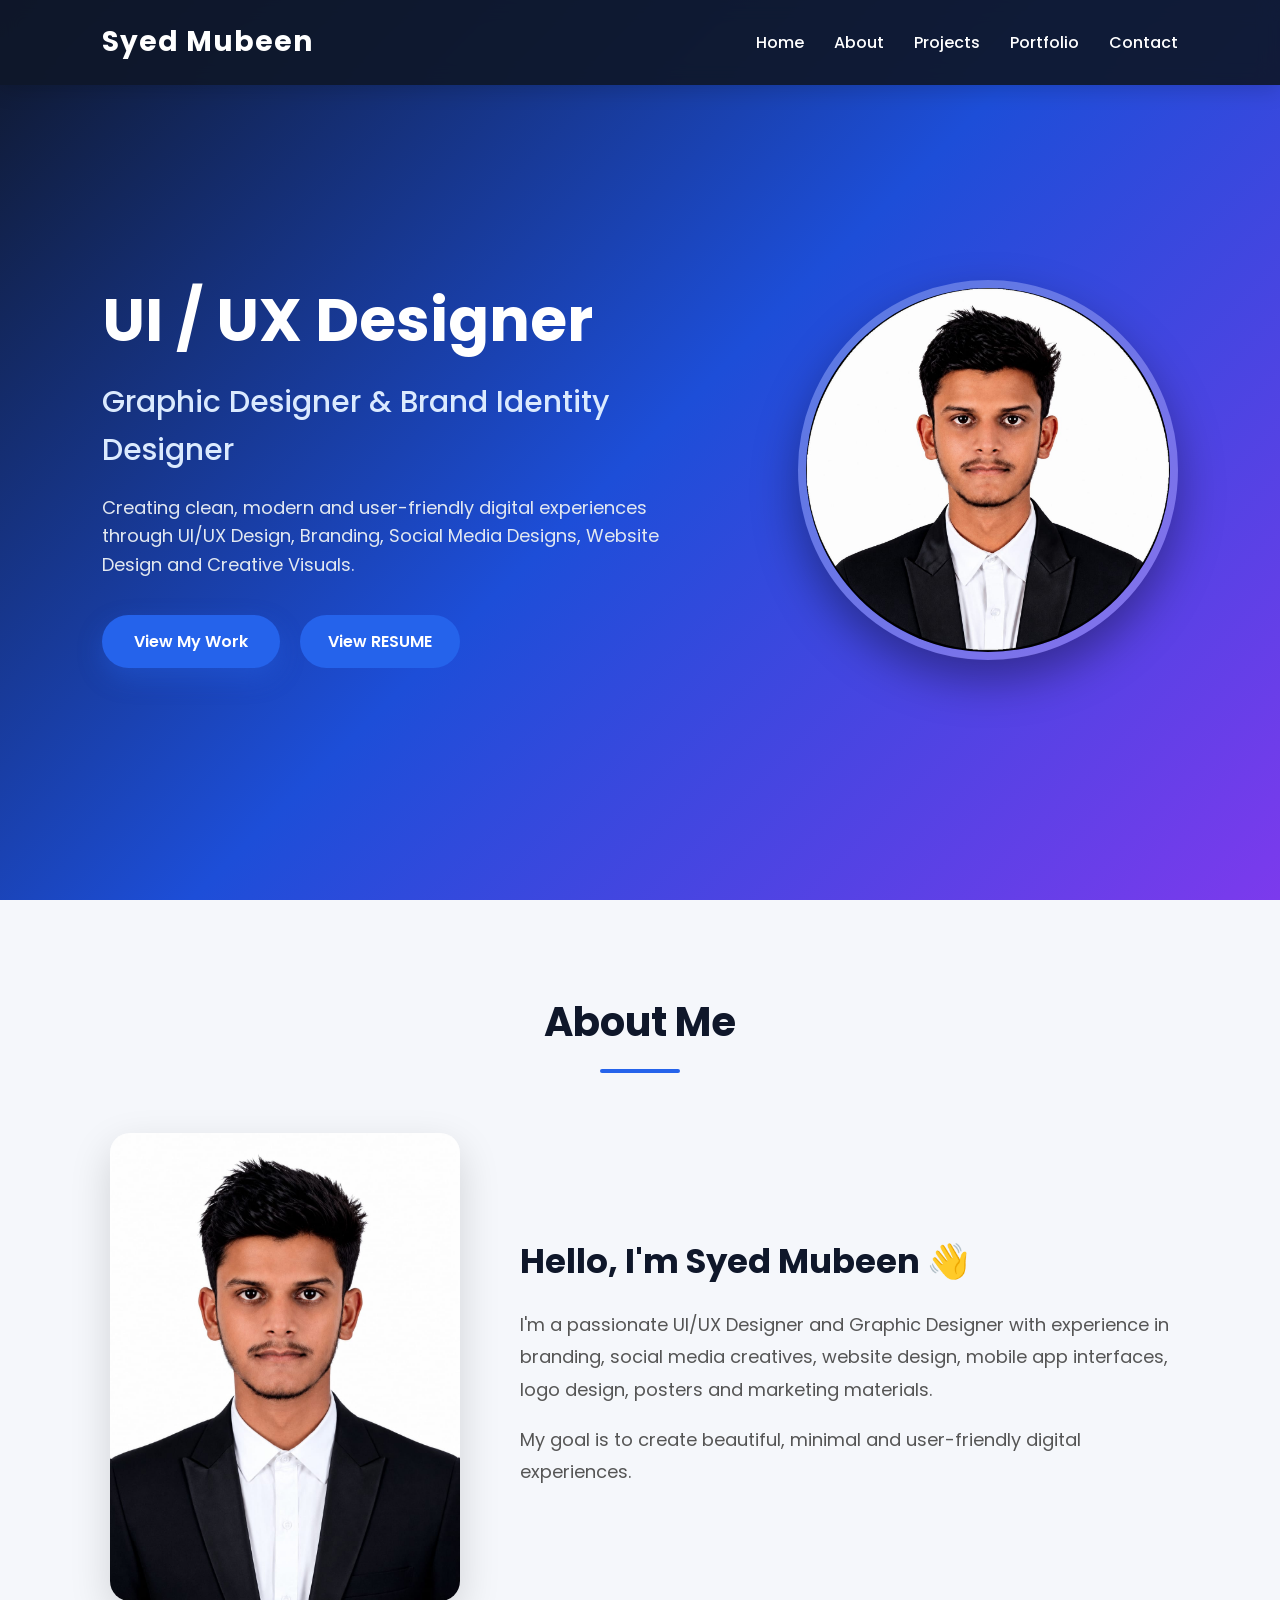
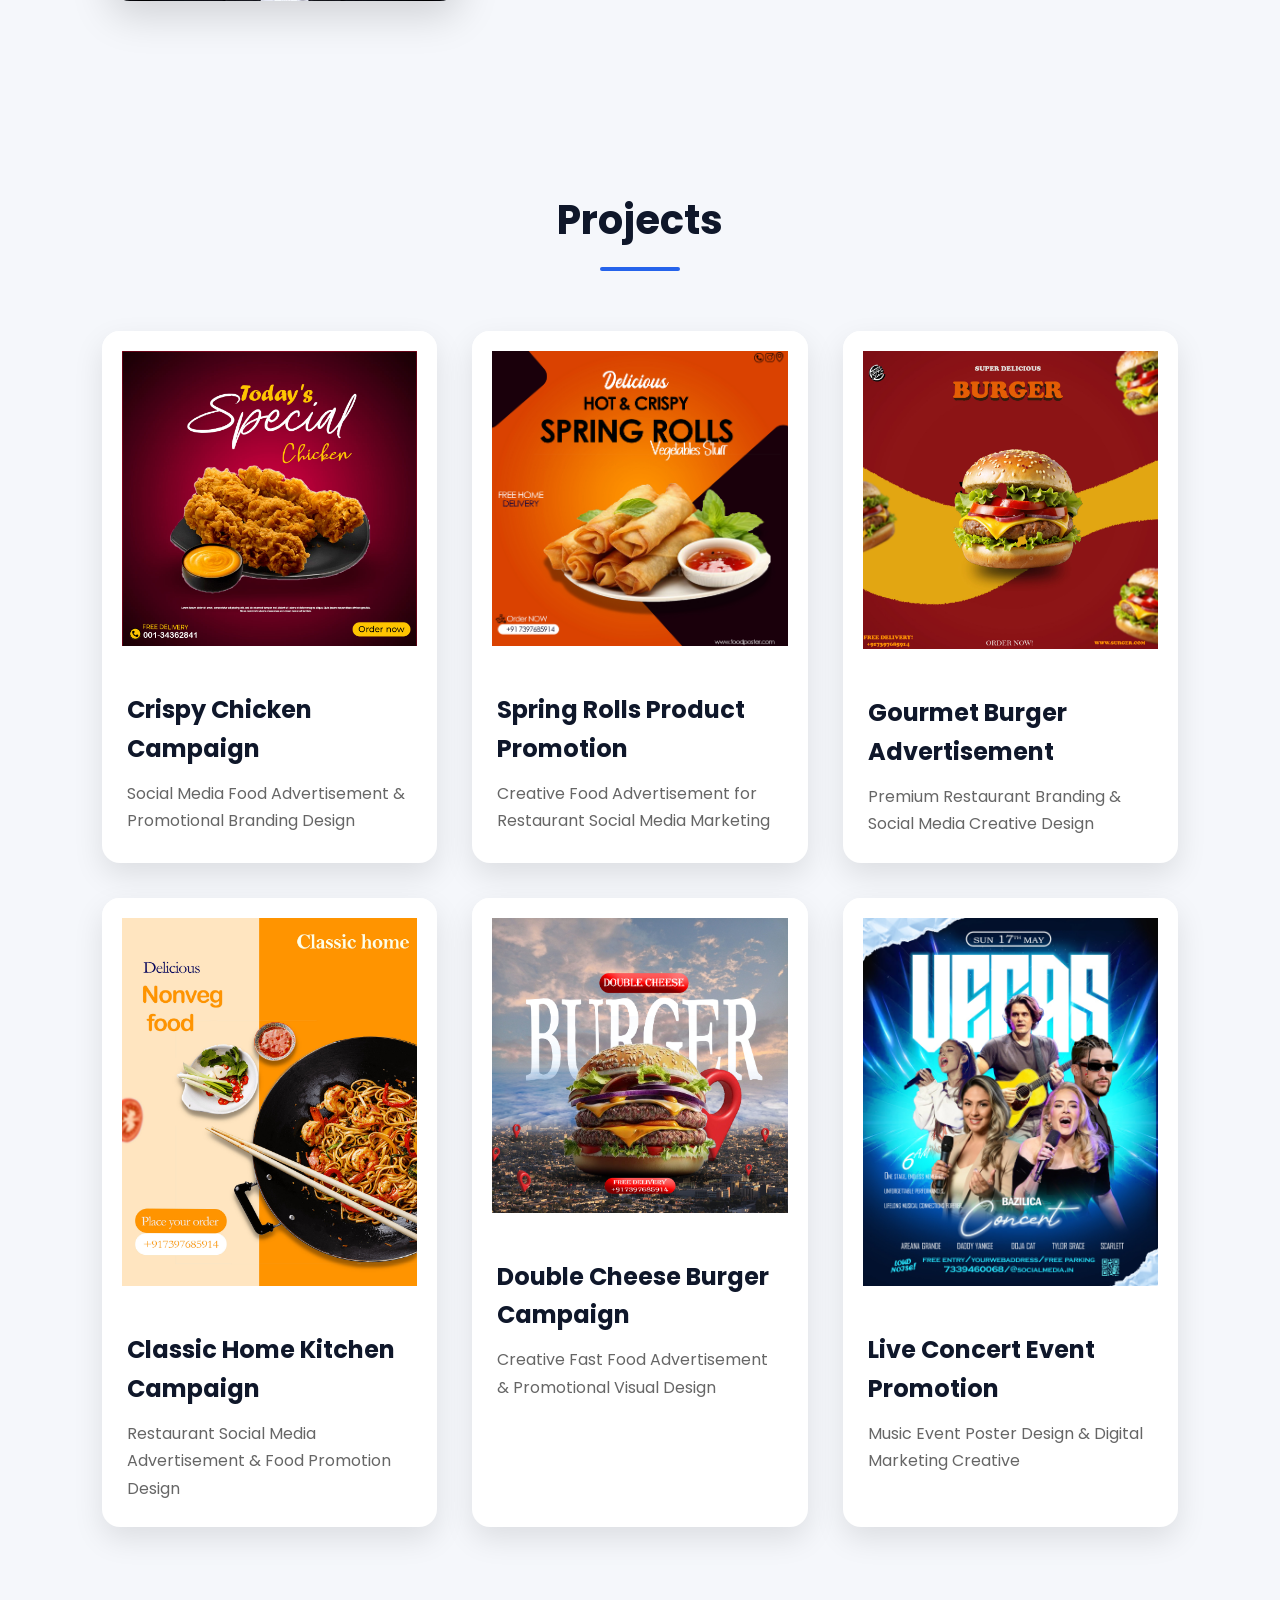
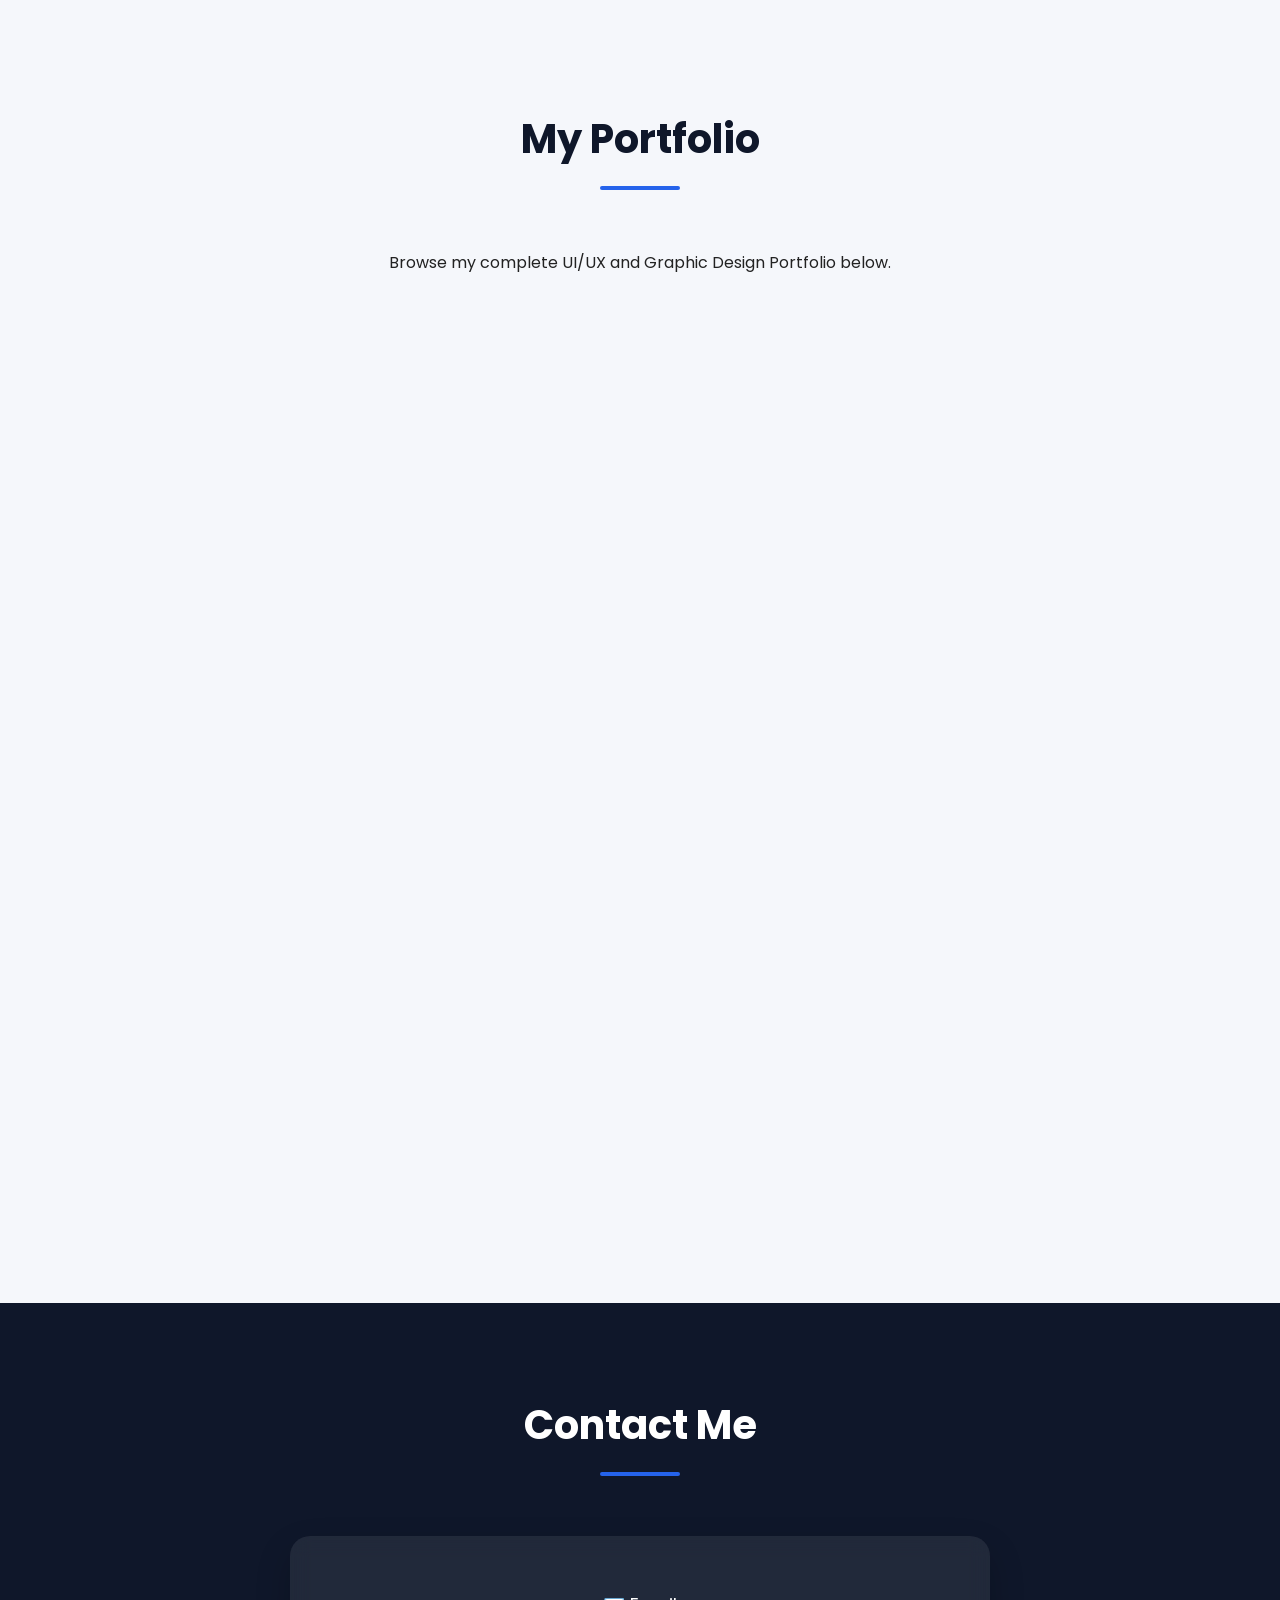
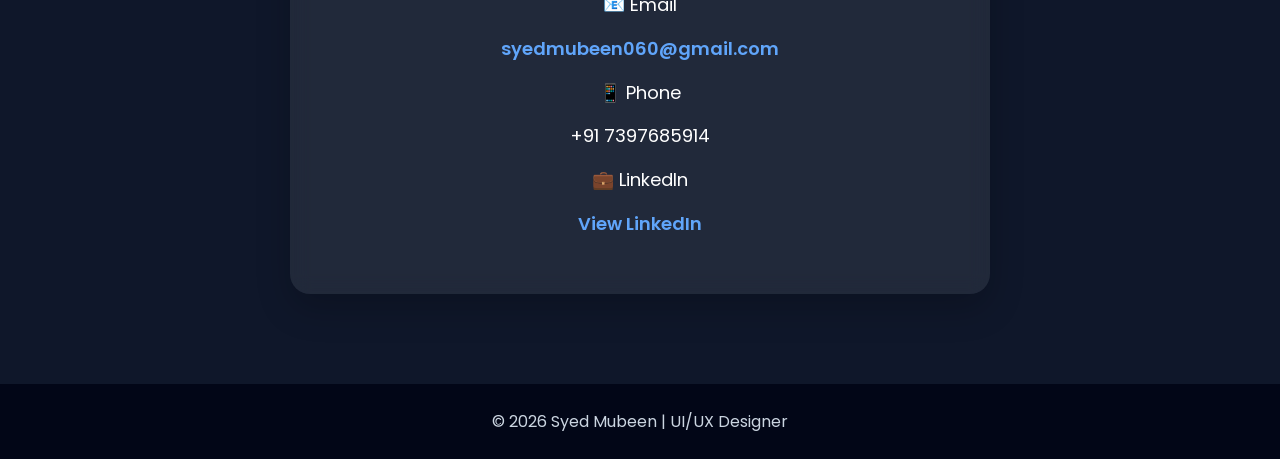
<file: index.html>
<!DOCTYPE html>
<html lang="en">
<head>
    <meta charset="UTF-8">
    <meta name="viewport" content="width=device-width, initial-scale=1.0">
    <title>Syed Mubeen | UI/UX Designer</title>

    <!-- CSS -->
    <link rel="stylesheet" href="project.css">

    <!-- Google Font -->
    <link href="https://fonts.googleapis.com/css2?family=Poppins:wght@300;400;500;600;700&display=swap" rel="stylesheet">
</head>

<body>

<!-- ================= NAVBAR ================= -->

<header>

<div class="logo">
    Syed Mubeen
</div>

<nav>

<ul>

<li><a href="#home">Home</a></li>

<li><a href="#about">About</a></li>

<li><a href="#projects">Projects</a></li>

<li><a href="#portfolio">Portfolio</a></li>

<li><a href="#contact">Contact</a></li>

</ul>

</nav>

</header>

<!-- ================= HERO ================= -->

<section id="home" class="hero">

<div class="hero-text">

<h1>UI / UX Designer</h1>

<h2>Graphic Designer & Brand Identity Designer</h2>

<p>

Creating clean, modern and user-friendly digital experiences
through UI/UX Design, Branding, Social Media Designs,
Website Design and Creative Visuals.

</p>

<div class="hero-buttons">

<a href="#projects" class="btn">
View My Work
</a>

<a href="pdf file.html" class="pdf-btn">
    View RESUME
</a>

</div>

</div>

<div class="hero-image">
    <img src="images/profile1.jpeg.jpeg" alt="Syed Mubeen">
</div>

</section>

<!-- ================= ABOUT ================= -->

<section id="about">

<h2 class="section-title">
About Me
</h2>

<div class="about-container">

<div class="about-image">

<img src="images/profile.jpeg.jpeg">

</div>

<div class="about-text">

<h3>Hello, I'm Syed Mubeen 👋</h3>

<p>

I'm a passionate UI/UX Designer and Graphic Designer with experience in branding,
social media creatives, website design, mobile app interfaces,
logo design, posters and marketing materials.

</p>

<p>

My goal is to create beautiful,
minimal and user-friendly digital experiences.

</p>

</div>

</div>

</section>

<!-- ================= PROJECTS ================= -->

<section id="projects">

<h2 class="section-title">

Projects

</h2>

<div class="project-grid">

<!-- Project 1 -->

<div class="project-card">

    <div class="project-image">
        <img src="projects/project1.jpg.jpg" alt="Titan Fitness Branding">
    </div>

    <div class="project-content">
        <h3>Crispy Chicken Campaign</h3>
        <p>Social Media Food Advertisement & Promotional Branding Design</p>
    </div>

</div>

<!-- Project 2 -->

<div class="project-card">

    <div class="project-image">
        <img src="projects/project2.jpg.jpg" alt="Restaurant Poster">
    </div>

    <div class="project-content">
        <h3>Spring Rolls Product Promotion</h3>
        <p>Creative Food Advertisement for Restaurant Social Media Marketing</p>
    </div>

</div>

<!-- Project 3 -->

<div class="project-card">

    <div class="project-image">
        <img src="projects/project3.jpg.jpg" alt="Restaurant Poster">
    </div>

    <div class="project-content">
        <h3>Gourmet Burger Advertisement</h3>
        <p>Premium Restaurant Branding & Social Media Creative Design</p>
    </div>

</div>

<!-- Project 4 -->

<div class="project-card">

    <div class="project-image">
        <img src="projects/project4.jpg.jpg" alt="Restaurant Poster">
    </div>

    <div class="project-content">
        <h3>Classic Home Kitchen Campaign</h3>
        <p>Restaurant Social Media Advertisement & Food Promotion Design</p>
    </div>

</div>

<!-- Project 5 -->

<div class="project-card">

    <div class="project-image">
        <img src="projects/project5.jpg.jpg" alt="Restaurant Poster">
    </div>

    <div class="project-content">
        <h3>Double Cheese Burger Campaign</h3>
        <p>Creative Fast Food Advertisement & Promotional Visual Design</p>
    </div>

</div>

<!-- Project 6 -->

<div class="project-card">

    <div class="project-image">
        <img src="projects/project6.jpg.jpeg" alt="Restaurant Poster">
    </div>

    <div class="project-content">
        <h3>Live Concert Event Promotion</h3>
        <p>Music Event Poster Design & Digital Marketing Creative</p>
    </div>

</div>

</div>

</section>

<section id="portfolio">

    <h2 class="section-title">My Portfolio</h2>

    <p style="text-align:center; margin-bottom:30px;">
        Browse my complete UI/UX and Graphic Design Portfolio below.
    </p>

    <div class="pdf-viewer">

        <iframe
            src="pdfs/logo Portfolio.pdf.pdf"
            width="100%"
            height="900"
            frameborder="0">
        </iframe>

    </div>

</section>

<!-- ================= CONTACT ================= -->

<section id="contact">

<h2 class="section-title">

Contact Me

</h2>

<div class="contact-box">

<p>📧 Email</p>

<p>

<a href="mailto:syedmubeen060@gmail.com">

syedmubeen060@gmail.com

</a>

</p>

<p>📱 Phone</p>

<p>

+91 7397685914

</p>

<p>💼 LinkedIn</p>

<p>

<a href="https://www.linkedin.com/in/syed-mubeen-b4092838b"
target="_blank">

View LinkedIn

</a>

</p>

</div>

</section>

<footer>

© 2026 Syed Mubeen | UI/UX Designer

</footer>

</body>
</html>
</file>
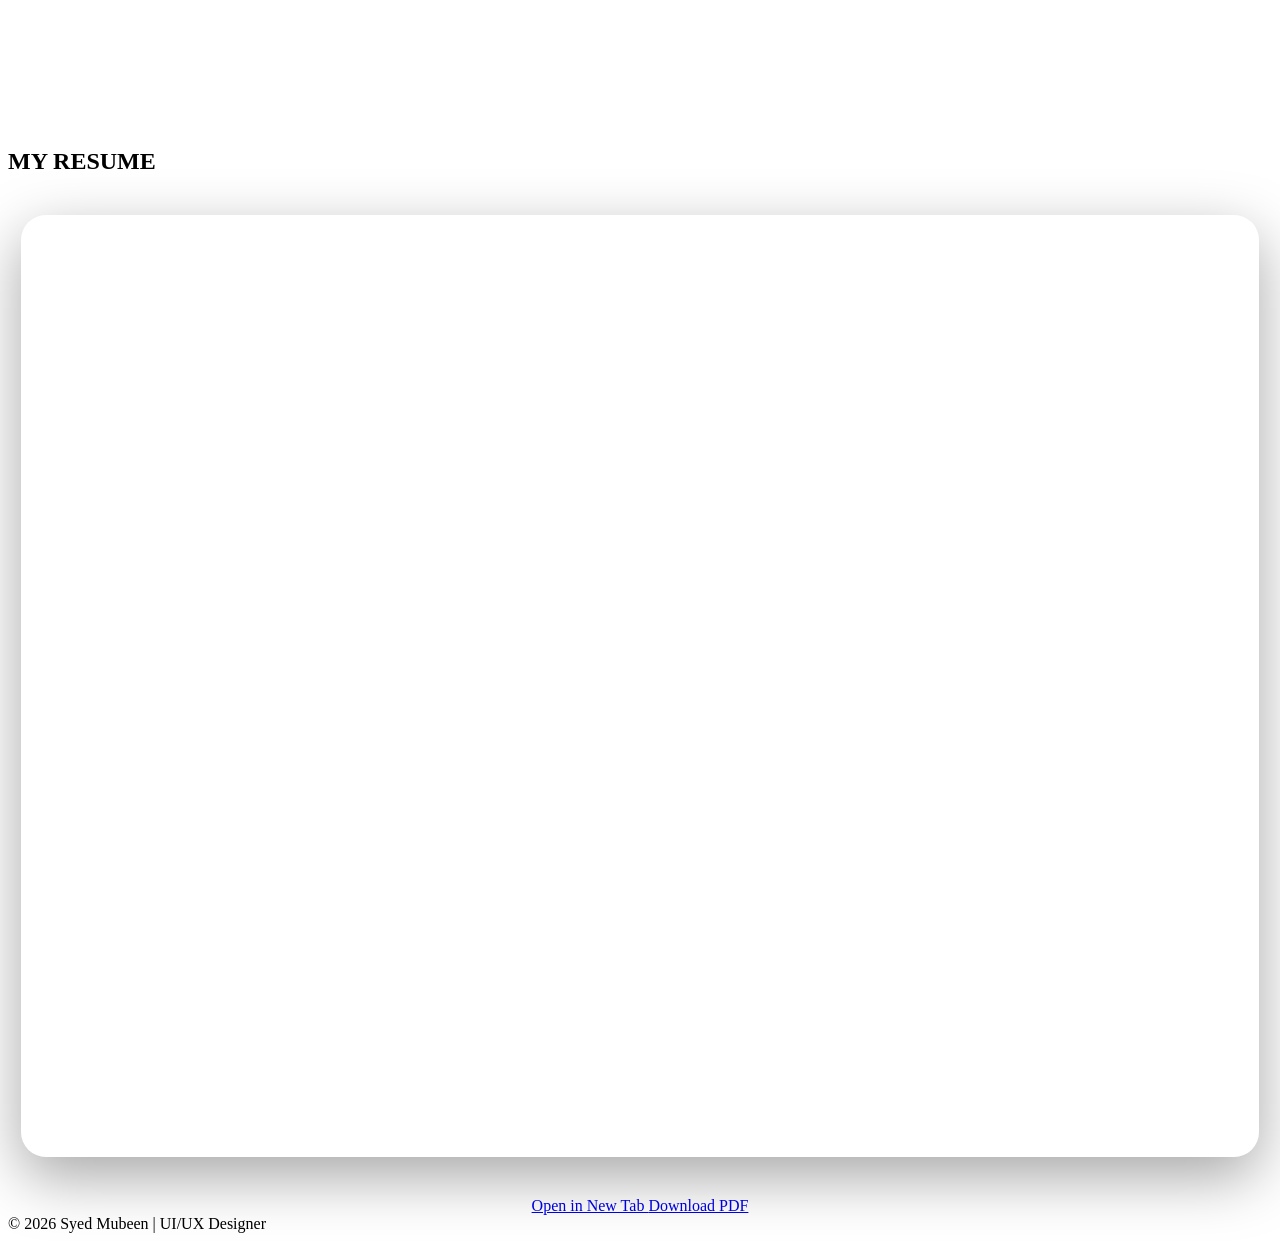
<file: pdf file.html>
<!DOCTYPE html>
<html lang="en">

<head>

<meta charset="UTF-8">

<meta name="viewport" content="width=device-width, initial-scale=1.0">

<title>Portfolio PDF | Syed Mubeen</title>

<link rel="stylesheet" href="pdf file style.css">

</head>

<body>

<section style="padding-top:120px;">

<h1 class="section-title">MY RESUME</h1>

<div class="pdf-viewer">

        <iframe
            src="resume/Syed-Mubeen-Resume.pdf.pdf"
            width="100%"
            height="900"
            frameborder="0">
        </iframe>

    </div>


</div>

<div style="text-align:center; margin-top:30px;">

<a href="pdfs/uiux-portfolio.pdf"
target="_blank"
class="btn">

Open in New Tab

</a>

<a href="pdfs/uiux-portfolio.pdf"
download
class="btn-outline">

Download PDF

</a>

</div>

</section>

<footer>

© 2026 Syed Mubeen | UI/UX Designer

</footer>

</body>

</html>
</file>
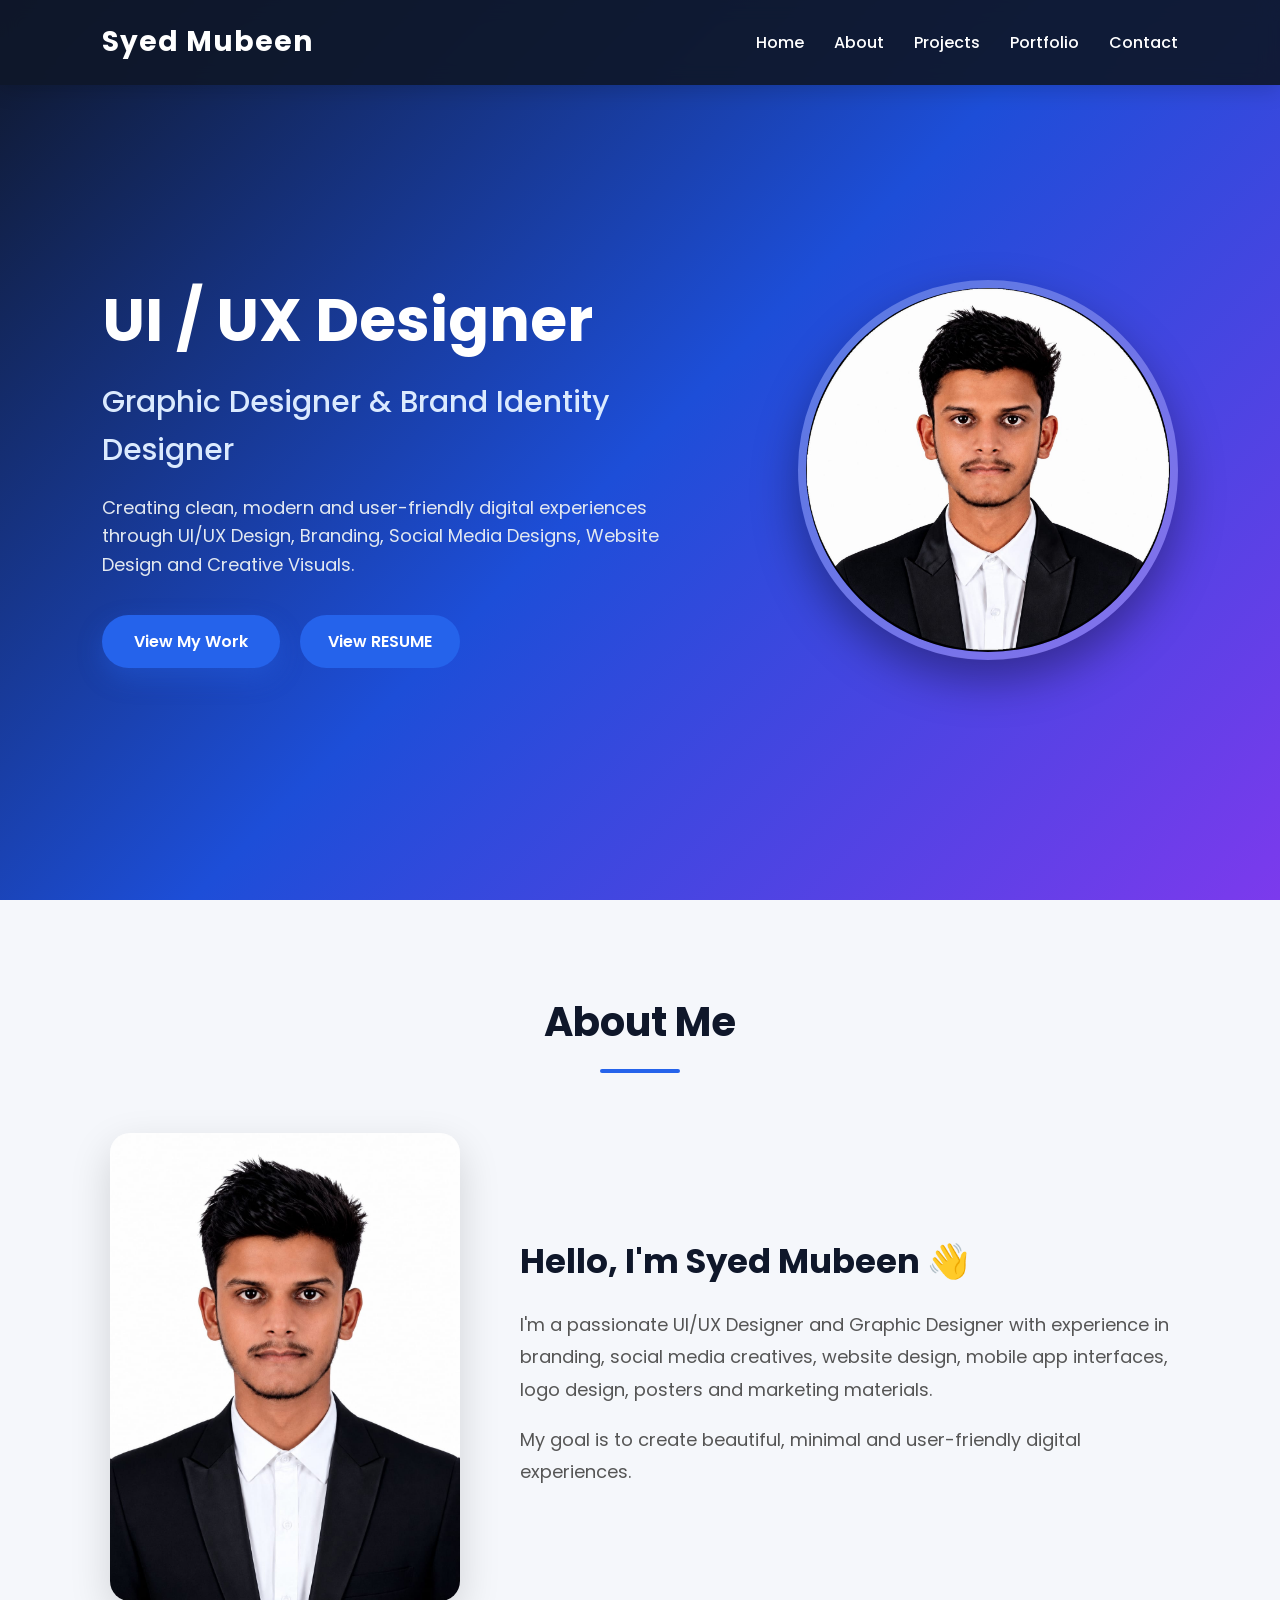
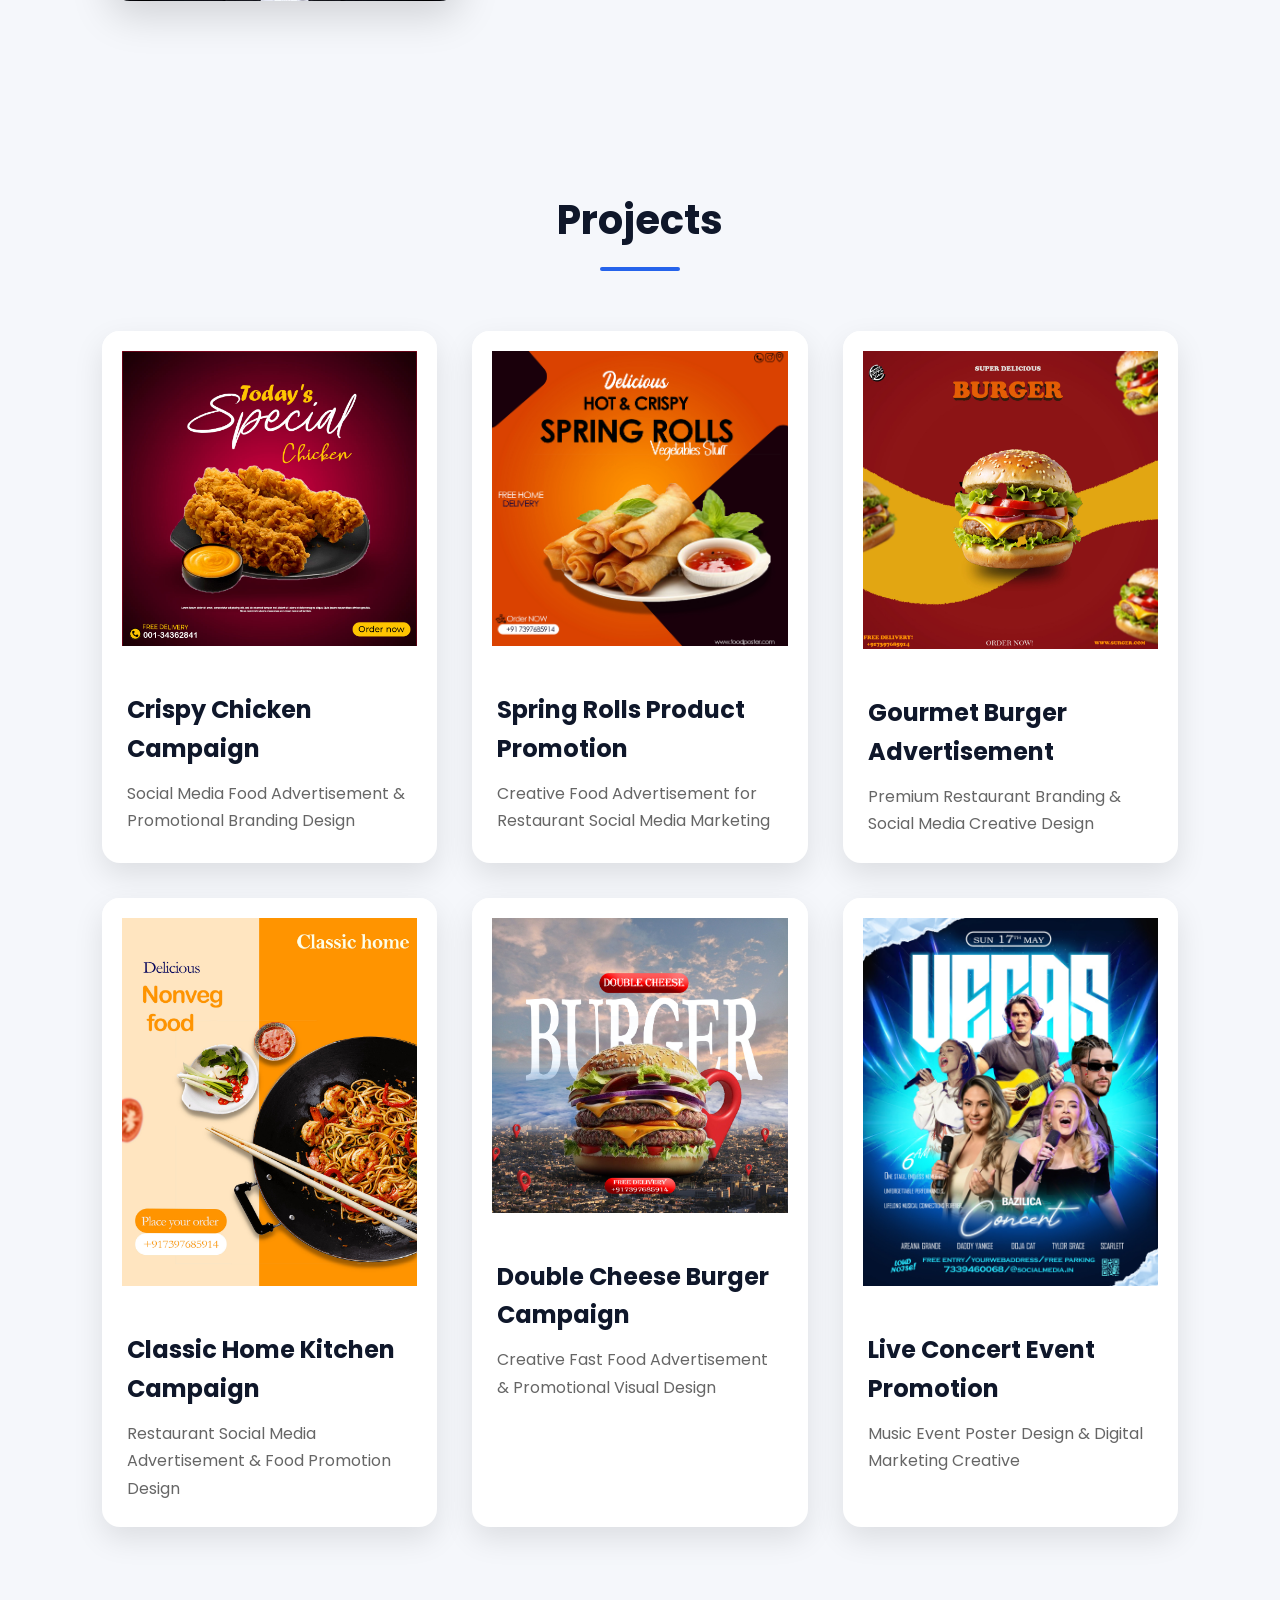
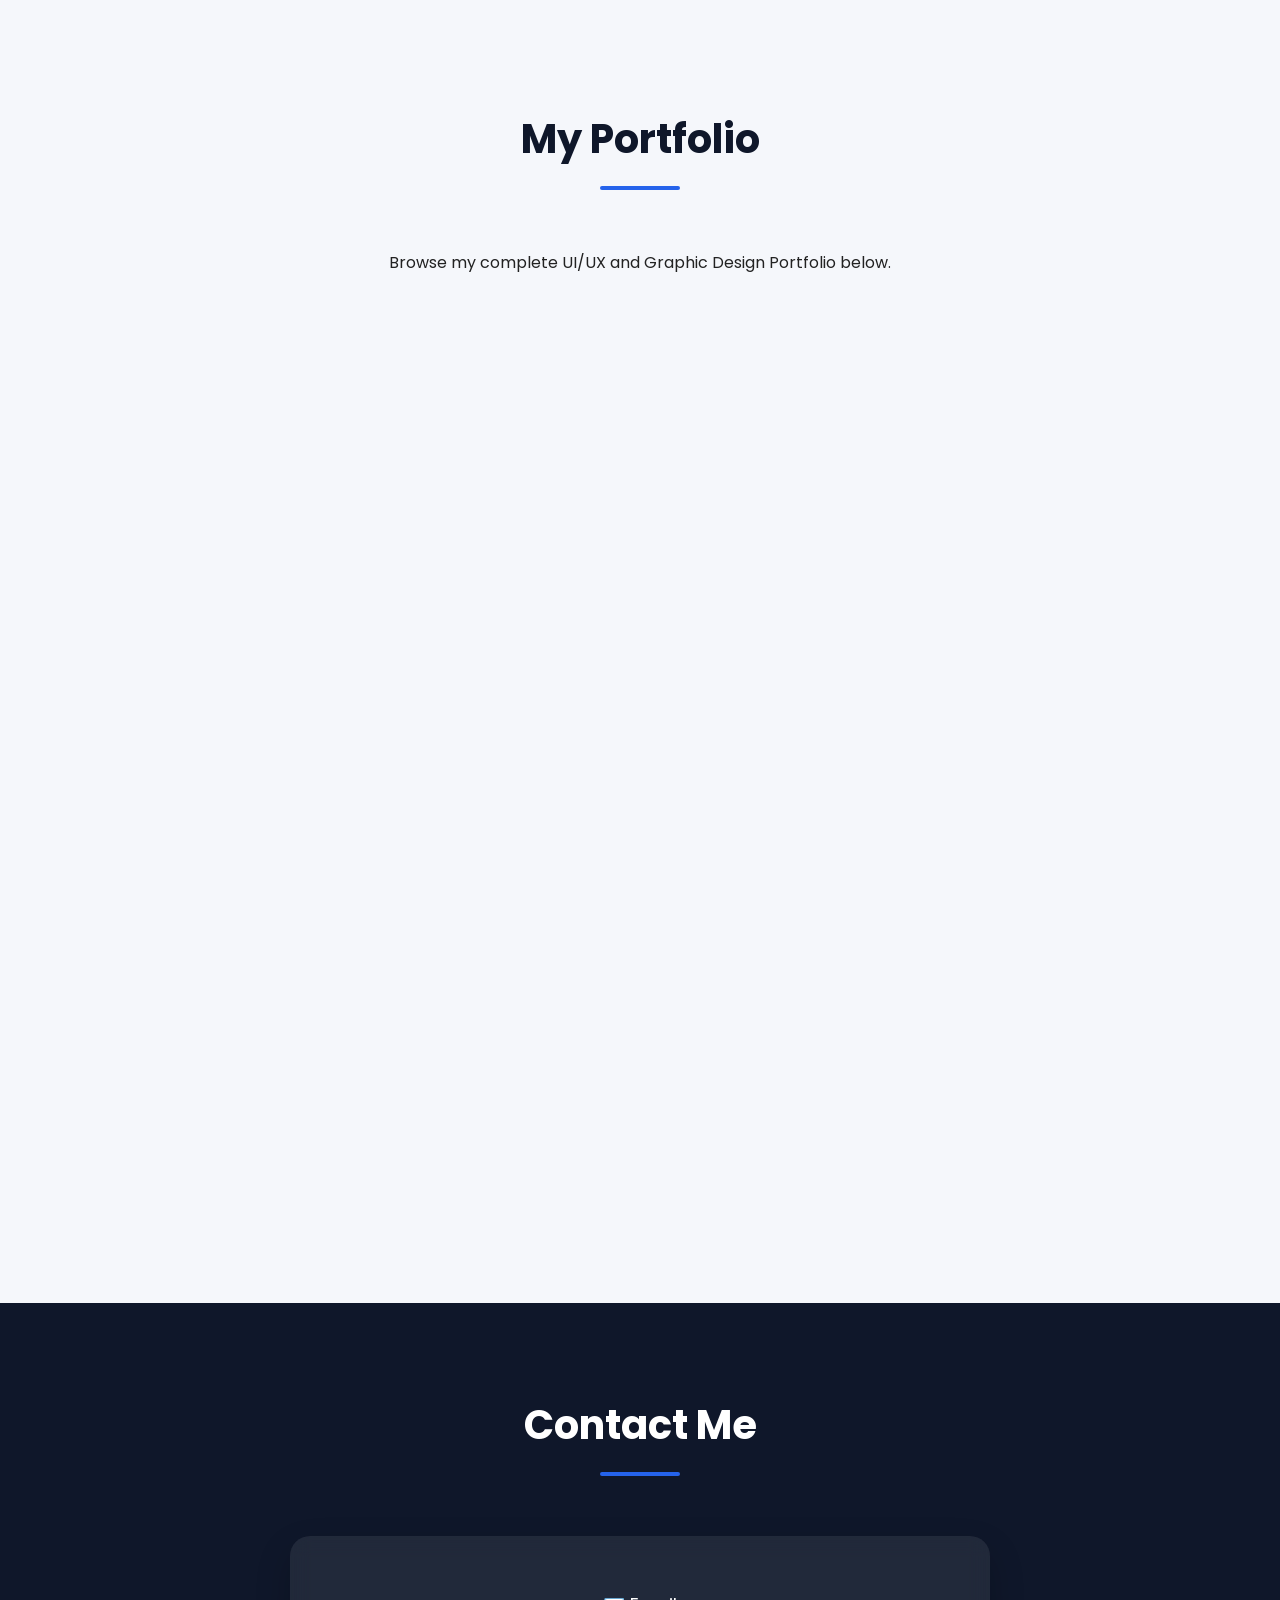
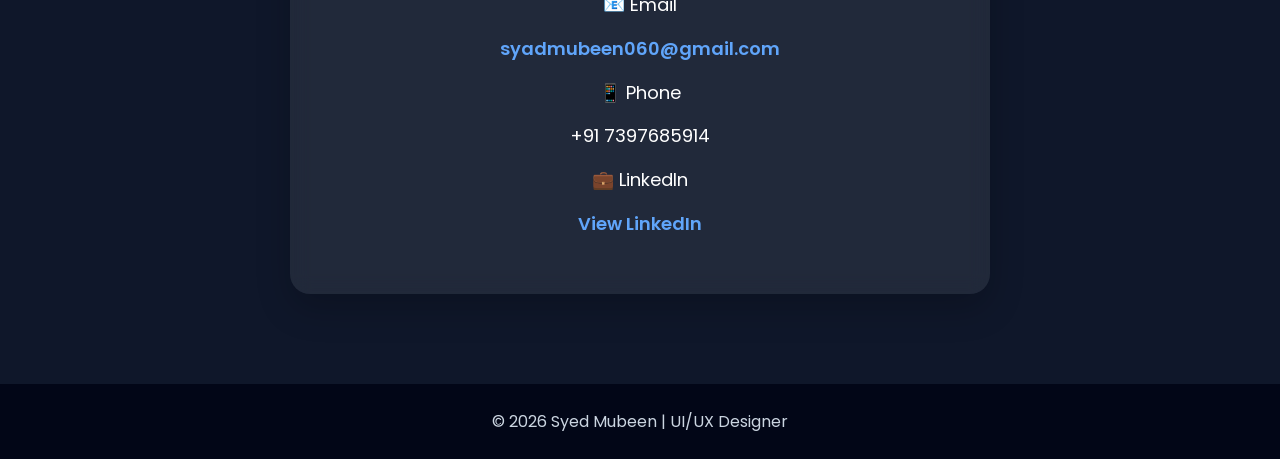
<file: project.html>
<!DOCTYPE html>
<html lang="en">
<head>
    <meta charset="UTF-8">
    <meta name="viewport" content="width=device-width, initial-scale=1.0">
    <title>Syed Mubeen | UI/UX Designer</title>

    <!-- CSS -->
    <link rel="stylesheet" href="project.css">

    <!-- Google Font -->
    <link href="https://fonts.googleapis.com/css2?family=Poppins:wght@300;400;500;600;700&display=swap" rel="stylesheet">
</head>

<body>

<!-- ================= NAVBAR ================= -->

<header>

<div class="logo">
    Syed Mubeen
</div>

<nav>

<ul>

<li><a href="#home">Home</a></li>

<li><a href="#about">About</a></li>

<li><a href="#projects">Projects</a></li>

<li><a href="#portfolio">Portfolio</a></li>

<li><a href="#contact">Contact</a></li>

</ul>

</nav>

</header>

<!-- ================= HERO ================= -->

<section id="home" class="hero">

<div class="hero-text">

<h1>UI / UX Designer</h1>

<h2>Graphic Designer & Brand Identity Designer</h2>

<p>

Creating clean, modern and user-friendly digital experiences
through UI/UX Design, Branding, Social Media Designs,
Website Design and Creative Visuals.

</p>

<div class="hero-buttons">

<a href="#projects" class="btn">
View My Work
</a>

<a href="pdf file.html" class="pdf-btn">
    View RESUME
</a>

</div>

</div>

<div class="hero-image">
    <img src="images/profile1.jpeg.jpeg" alt="Syed Mubeen">
</div>

</section>

<!-- ================= ABOUT ================= -->

<section id="about">

<h2 class="section-title">
About Me
</h2>

<div class="about-container">

<div class="about-image">

<img src="images/profile.jpeg.jpeg">

</div>

<div class="about-text">

<h3>Hello, I'm Syed Mubeen 👋</h3>

<p>

I'm a passionate UI/UX Designer and Graphic Designer with experience in branding,
social media creatives, website design, mobile app interfaces,
logo design, posters and marketing materials.

</p>

<p>

My goal is to create beautiful,
minimal and user-friendly digital experiences.

</p>

</div>

</div>

</section>

<!-- ================= PROJECTS ================= -->

<section id="projects">

<h2 class="section-title">

Projects

</h2>

<div class="project-grid">

<!-- Project 1 -->

<div class="project-card">

    <div class="project-image">
        <img src="projects/project1.jpg.jpg" alt="Titan Fitness Branding">
    </div>

    <div class="project-content">
        <h3>Crispy Chicken Campaign</h3>
        <p>Social Media Food Advertisement & Promotional Branding Design</p>
    </div>

</div>

<!-- Project 2 -->

<div class="project-card">

    <div class="project-image">
        <img src="projects/project2.jpg.jpg" alt="Restaurant Poster">
    </div>

    <div class="project-content">
        <h3>Spring Rolls Product Promotion</h3>
        <p>Creative Food Advertisement for Restaurant Social Media Marketing</p>
    </div>

</div>

<!-- Project 3 -->

<div class="project-card">

    <div class="project-image">
        <img src="projects/project3.jpg.jpg" alt="Restaurant Poster">
    </div>

    <div class="project-content">
        <h3>Gourmet Burger Advertisement</h3>
        <p>Premium Restaurant Branding & Social Media Creative Design</p>
    </div>

</div>

<!-- Project 4 -->

<div class="project-card">

    <div class="project-image">
        <img src="projects/project4.jpg.jpg" alt="Restaurant Poster">
    </div>

    <div class="project-content">
        <h3>Classic Home Kitchen Campaign</h3>
        <p>Restaurant Social Media Advertisement & Food Promotion Design</p>
    </div>

</div>

<!-- Project 5 -->

<div class="project-card">

    <div class="project-image">
        <img src="projects/project5.jpg.jpg" alt="Restaurant Poster">
    </div>

    <div class="project-content">
        <h3>Double Cheese Burger Campaign</h3>
        <p>Creative Fast Food Advertisement & Promotional Visual Design</p>
    </div>

</div>

<!-- Project 6 -->

<div class="project-card">

    <div class="project-image">
        <img src="projects/project6.jpg.jpeg" alt="Restaurant Poster">
    </div>

    <div class="project-content">
        <h3>Live Concert Event Promotion</h3>
        <p>Music Event Poster Design & Digital Marketing Creative</p>
    </div>

</div>

</div>

</section>

<section id="portfolio">

    <h2 class="section-title">My Portfolio</h2>

    <p style="text-align:center; margin-bottom:30px;">
        Browse my complete UI/UX and Graphic Design Portfolio below.
    </p>

    <div class="pdf-viewer">

        <iframe
            src="pdfs/logo Portfolio.pdf.pdf"
            width="100%"
            height="900"
            frameborder="0">
        </iframe>

    </div>

</section>

<!-- ================= CONTACT ================= -->

<section id="contact">

<h2 class="section-title">

Contact Me

</h2>

<div class="contact-box">

<p>📧 Email</p>

<p>

<a href="mailto:syadmubeen060@gmail.com">

syadmubeen060@gmail.com

</a>

</p>

<p>📱 Phone</p>

<p>

+91 7397685914

</p>

<p>💼 LinkedIn</p>

<p>

<a href="https://www.linkedin.com/in/syed-mubeen-b4092838b"
target="_blank">

View LinkedIn

</a>

</p>

</div>

</section>

<footer>

© 2026 Syed Mubeen | UI/UX Designer

</footer>

</body>
</html>
</file>
<file: project.css>
@import url('https://fonts.googleapis.com/css2?family=Poppins:wght@300;400;500;600;700&display=swap');
*{
    margin:0;
    padding:0;
    box-sizing:border-box;
}

html{
    scroll-behavior:smooth;
}

body{
    font-family:'Poppins',sans-serif;
    background:#f5f7fb;
    color:#222;
    line-height:1.6;
    overflow-x:hidden;
}

/* ==========================
   HEADER
========================== */

header{
    position:fixed;
    top:0;
    left:0;
    width:100%;
    display:flex;
    justify-content:space-between;
    align-items:center;
    padding:20px 8%;
    background:rgba(15,23,42,.92);
    backdrop-filter:blur(10px);
    z-index:1000;
    box-shadow:0 5px 20px rgba(0,0,0,.15);
}

.logo{
    font-size:28px;
    font-weight:700;
    color:#ffffff;
    letter-spacing:1px;
    cursor:pointer;
}

nav ul{
    display:flex;
    list-style:none;
    gap:30px;
}

nav ul li a{
    text-decoration:none;
    color:#ffffff;
    font-size:16px;
    font-weight:500;
    transition:.3s;
    position:relative;
}

nav ul li a:hover{
    color:#60a5fa;
}

nav ul li a::after{
    content:"";
    position:absolute;
    left:0;
    bottom:-6px;
    width:0;
    height:2px;
    background:#60a5fa;
    transition:.3s;
}

nav ul li a:hover::after{
    width:100%;
}

/* ==========================
   HERO SECTION
========================== */

.hero{
    min-height:100vh;
    display:flex;
    justify-content:space-between;
    align-items:center;
    padding:120px 8% 80px;
    background:linear-gradient(135deg,#0f172a,#1d4ed8,#7c3aed);
    color:#ffffff;
}

.hero-text{
    max-width:600px;
}

.hero-text h1{
    font-size:60px;
    font-weight:700;
    margin-bottom:10px;
}

.hero-text h2{
    font-size:30px;
    font-weight:500;
    margin-bottom:20px;
    color:#dbeafe;
}

.hero-text p{
    font-size:18px;
    color:#e2e8f0;
    margin-bottom:35px;
}

/* ==========================
   BUTTONS
========================== */

.hero-buttons{
    display:flex;
    gap:20px;
    flex-wrap:wrap;
}

.btn{
    display:inline-block;
    padding:14px 32px;
    background:#2563eb;
    color:#ffffff;
    text-decoration:none;
    border-radius:50px;
    font-weight:600;
    transition:.3s;
    box-shadow:0 10px 25px rgba(37,99,235,.35);
}

.btn:hover{
    background:#1d4ed8;
    transform:translateY(-4px);
}

.btn-outline{
    display:inline-block;
    padding:14px 32px;
    border:2px solid #ffffff;
    color:#ffffff;
    text-decoration:none;
    border-radius:50px;
    font-weight:600;
    transition:.3s;
}

.btn-outline:hover{
    background:#ffffff;
    color:#0f172a;
}

/* ==========================
   HERO IMAGE
========================== */

.hero-image{
    display:flex;
    justify-content:center;
    align-items:center;
}

.hero-image img{
    width:380px;
    height:380px;
    object-fit:cover;
    border-radius:50%;
    border:8px solid rgba(255,255,255,.25);
    box-shadow:0 20px 45px rgba(0,0,0,.35);
}

/* ==========================
   COMMON SECTION
========================== */

section{
    padding:90px 8%;
}

.section-title{
    text-align:center;
    font-size:40px;
    margin-bottom:60px;
    color:#0f172a;
    position:relative;
}

.section-title::after{
    content:"";
    width:80px;
    height:4px;
    background:#2563eb;
    display:block;
    margin:15px auto 0;
    border-radius:50px;
}
/* ==========================================
   ABOUT SECTION
========================================== */

.about-container{
    display:flex;
    justify-content:center;
    align-items:center;
    gap:60px;
    flex-wrap:wrap;
}

.about-image img{
    width:350px;
    border-radius:20px;
    box-shadow:0 15px 40px rgba(0,0,0,.15);
    transition:.4s;
}

.about-image img:hover{
    transform:scale(1.03);
}

.about-text{
    max-width:650px;
}

.about-text h3{
    font-size:34px;
    color:#0f172a;
    margin-bottom:20px;
}

.about-text p{
    font-size:18px;
    color:#555;
    margin-bottom:18px;
    line-height:1.8;
}

/* ==========================================
   PROJECTS
========================================== */

.project-grid{
    display:grid;
    grid-template-columns:repeat(auto-fit,minmax(320px,1fr));
    gap:35px;
}

.project-card{
    background:#fff;
    border-radius:18px;
    overflow:hidden;
    box-shadow:0 12px 30px rgba(0,0,0,.10);
    transition:.35s;
}

.project-card:hover{
    transform:translateY(-12px) scale(1.02);
    box-shadow:0 25px 50px rgba(0,0,0,.18);
}

.project-image{
    padding:20px;
    background:#fff;
    display:flex;
    justify-content:center;
    align-items:center;
}

.project-image img{
    width:auto;
    height:auto;
    max-width:100%;
    max-height:700px;
    object-fit:contain;
    display:block;
}

.project-content{
    padding:25px;
}

.project-content h3{
    font-size:24px;
    color:#0f172a;
    margin-bottom:12px;
}

.project-content p{
    color:#666;
    line-height:1.7;
}

/* ==========================================
   PDF PORTFOLIO
========================================== */

.pdf-grid{
    display:grid;
    grid-template-columns:repeat(auto-fit,minmax(320px,1fr));
    gap:35px;
}

.pdf-card{
    background:linear-gradient(135deg,#ffffff,#f3f7ff);
    border-radius:20px;
    padding:35px;
    text-align:center;
    box-shadow:0 15px 35px rgba(0,0,0,.10);
    transition:.35s;
    border:1px solid #dbeafe;
}

.pdf-card:hover{
    transform:translateY(-10px) scale(1.03);
}

.pdf-card h3{
    font-size:26px;
    color:#0f172a;
    margin:20px 0 15px;
}

.pdf-card p{
    color:#666;
    line-height:1.8;
    margin-bottom:25px;
}

.pdf-btn{
    display:inline-block;
    padding:14px 28px;
    background:#2563eb;
    color:#fff;
    text-decoration:none;
    border-radius:50px;
    font-weight:600;
    transition:.3s;
}

.pdf-btn:hover{
    background:#1d4ed8;
    transform:scale(1.05);
}
/* ==========================================
   CONTACT SECTION
========================================== */

#contact{
    background:#0f172a;
    color:#ffffff;
}

#contact .section-title{
    color:#ffffff;
}

.contact-box{
    max-width:700px;
    margin:auto;
    background:rgba(255,255,255,.08);
    backdrop-filter:blur(10px);
    padding:40px;
    border-radius:20px;
    text-align:center;
    box-shadow:0 15px 35px rgba(0,0,0,.20);
}

.contact-box p{
    margin:15px 0;
    font-size:18px;
}

.contact-box a{
    color:#60a5fa;
    text-decoration:none;
    font-weight:600;
}

.contact-box a:hover{
    color:#ffffff;
}

/* ==========================================
   FOOTER
========================================== */

footer{
    background:#020617;
    color:#cbd5e1;
    text-align:center;
    padding:25px;
    font-size:16px;
}

/* ==========================================
   SCROLLBAR
========================================== */

::-webkit-scrollbar{
    width:10px;
}

::-webkit-scrollbar-track{
    background:#e5e7eb;
}

::-webkit-scrollbar-thumb{
    background:#2563eb;
    border-radius:20px;
}

::-webkit-scrollbar-thumb:hover{
    background:#1d4ed8;
}

/* ==========================================
   ANIMATIONS
========================================== */

.project-card,
.pdf-card,
.about-image img,
.hero-image img{
    animation:fadeUp 0.8s ease;
}

@keyframes fadeUp{
    from{
        opacity:0;
        transform:translateY(40px);
    }
    to{
        opacity:1;
        transform:translateY(0);
    }
}

/* ==========================================
   RESPONSIVE DESIGN
========================================== */

@media (max-width:992px){

header{
    padding:18px 5%;
}

.hero{
    flex-direction:column;
    text-align:center;
    padding-top:140px;
}

.hero-text{
    max-width:100%;
}

.hero-text h1{
    font-size:46px;
}

.hero-text h2{
    font-size:24px;
}

.hero-buttons{
    justify-content:center;
}

.hero-image{
    margin-top:40px;
}

.hero-image img{
    width:300px;
    height:300px;
}

.about-container{
    flex-direction:column;
    text-align:center;
}

.about-image img{
    width:300px;
}

}

@media (max-width:768px){

nav ul{
    flex-wrap:wrap;
    justify-content:center;
    gap:15px;
}

.logo{
    font-size:22px;
}

.hero-text h1{
    font-size:38px;
}

.hero-text h2{
    font-size:20px;
}

.hero-text p{
    font-size:16px;
}

.section-title{
    font-size:32px;
}

.project-grid,
.pdf-grid{
    grid-template-columns:1fr;
}

.contact-box{
    padding:25px;
}

}

@media (max-width:480px){

.hero{
    padding:120px 20px 60px;
}

section{
    padding:70px 20px;
    scroll-margin-top:90px;
}

.hero-image img{
    width:240px;
    height:240px;
}

.btn,
.btn-outline,
.pdf-btn{
    width:100%;
    text-align:center;
}

.contact-box p{
    font-size:16px;
}

}
</file>
<file: pdf file style.css>
/* ===========================
   PDF VIEWER
=========================== */

.pdf-viewer{

    max-width:1200px;
    margin:40px auto;
    padding:18px;

    background:rgba(255,255,255,.08);
    backdrop-filter:blur(15px);

    border-radius:25px;

    border:1px solid rgba(255,255,255,.15);

    box-shadow:
        0 20px 60px rgba(0,0,0,.35);

    transition:.4s ease;

    overflow:hidden;

}

.pdf-viewer:hover{

    transform:translateY(-8px);

    box-shadow:
        0 30px 80px rgba(37,99,235,.35);

}

.pdf-viewer iframe{

    width:100%;
    height:900px;

    border:none;

    border-radius:18px;

    background:#fff;

}
</file>
